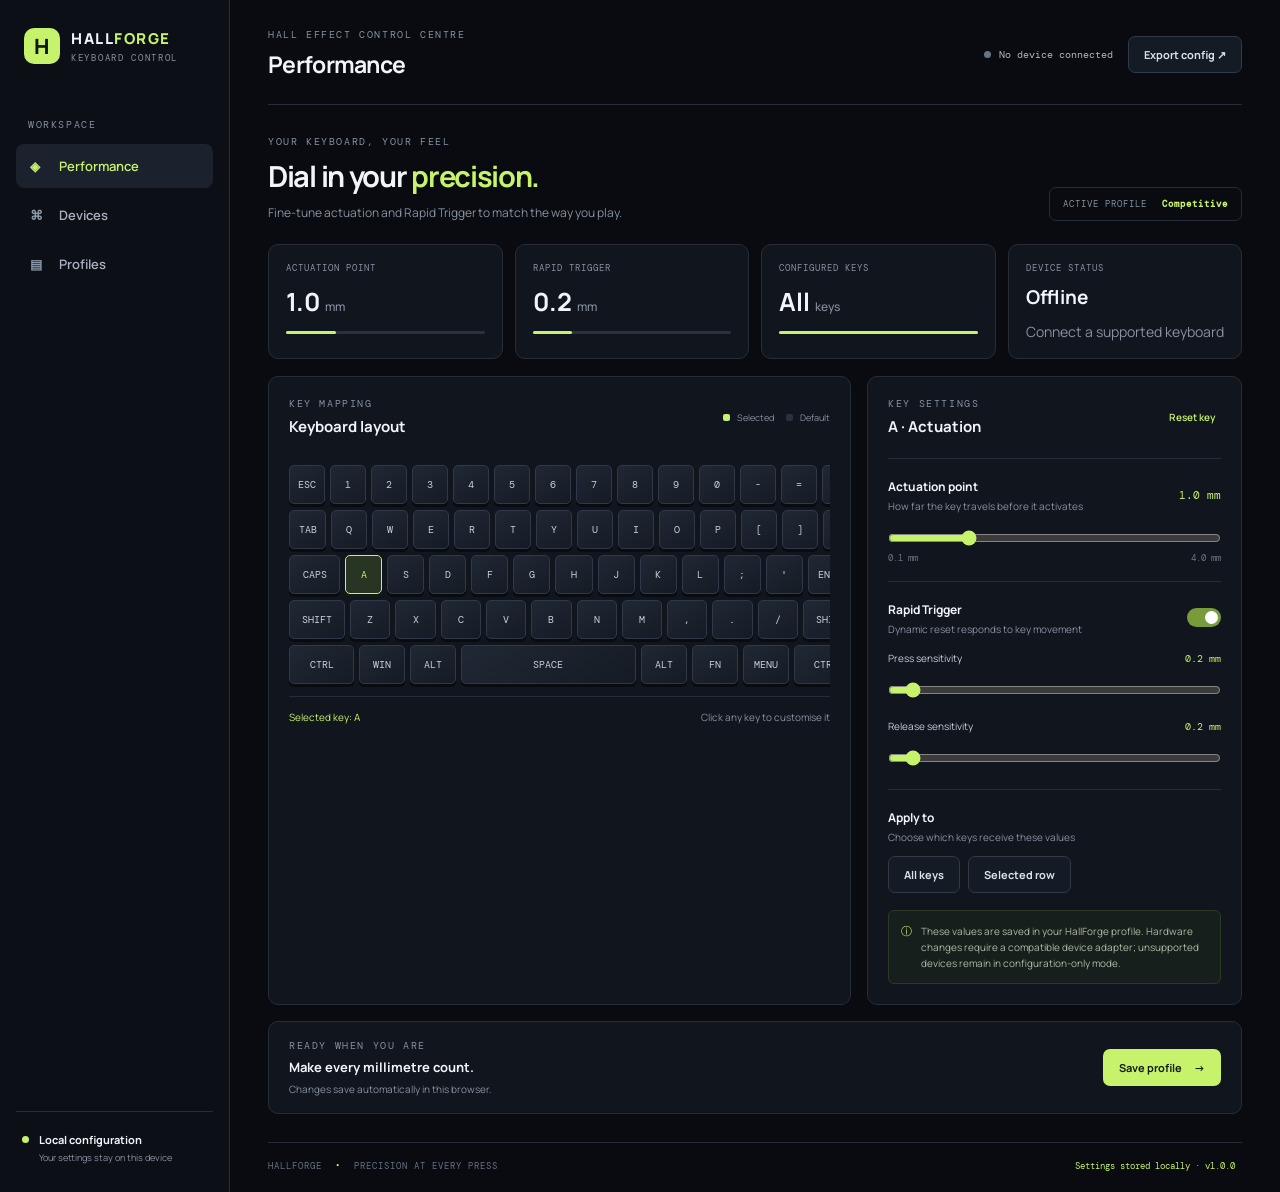
<file: index.html>
<!doctype html>
<html lang="en"><head><meta charset="UTF-8"><meta name="viewport" content="width=device-width,initial-scale=1"><meta name="theme-color" content="#090b10"><meta name="description" content="HallForge — precision magnetic keyboard configuration."><title>HallForge — Precision at every press</title><link rel="stylesheet" href="./styles.css"></head>
<body><div class="app-shell">
<aside class="sidebar"><a class="brand" href="#"><span class="brand-mark">H</span><span>HALL<span class="brand-accent">FORGE</span><small>KEYBOARD CONTROL</small></span></a>
<div class="side-label">WORKSPACE</div><button class="nav-item active" data-view="performance"><span>◈</span> Performance</button><button class="nav-item" data-view="devices"><span>⌘</span> Devices</button><button class="nav-item" data-view="profiles"><span>▤</span> Profiles</button>
<div class="sidebar-bottom"><div class="status-dot"></div><div><strong>Local configuration</strong><small>Your settings stay on this device</small></div></div></aside>
<main class="main"><header class="topbar"><div><div class="eyebrow">HALL EFFECT CONTROL CENTRE</div><h1 id="page-title">Performance</h1></div><div class="top-actions"><span class="connection-pill" id="connection-state"><i></i> No device connected</span><button class="btn btn-outline" id="export-btn">Export config ↗</button></div></header>
<section class="view active" id="performance-view">
<div class="hero-row"><div><div class="eyebrow">YOUR KEYBOARD, YOUR FEEL</div><h2>Dial in your <span>precision.</span></h2><p>Fine-tune actuation and Rapid Trigger to match the way you play.</p></div><div class="profile-chip">ACTIVE PROFILE <strong id="active-profile-label">Competitive</strong></div></div>
<div class="metrics"><article class="metric"><span>ACTUATION POINT</span><strong id="metric-actuation">1.0 <small>mm</small></strong><div class="metric-track"><i style="width:25%"></i></div></article><article class="metric"><span>RAPID TRIGGER</span><strong id="metric-rt">0.2 <small>mm</small></strong><div class="metric-track"><i style="width:20%"></i></div></article><article class="metric"><span>CONFIGURED KEYS</span><strong id="metric-keys">All <small>keys</small></strong><div class="metric-track"><i style="width:100%"></i></div></article><article class="metric"><span>DEVICE STATUS</span><strong class="metric-device" id="metric-device">Offline</strong><div class="muted">Connect a supported keyboard</div></article></div>
<div class="content-grid"><section class="panel keyboard-panel"><div class="panel-head"><div><div class="eyebrow">KEY MAPPING</div><h3>Keyboard layout</h3></div><div class="legend"><span><i class="legend-selected"></i> Selected</span><span><i class="legend-default"></i> Default</span></div></div><div class="keyboard-wrap"><div id="keyboard" class="keyboard" aria-label="Interactive keyboard layout"></div></div><div class="keyboard-foot"><span id="selected-key-label">Selected key: A</span><span>Click any key to customise it</span></div></section>
<section class="panel settings-panel"><div class="panel-head"><div><div class="eyebrow">KEY SETTINGS</div><h3 id="settings-title">A · Actuation</h3></div><button class="text-btn" id="reset-key">Reset key</button></div>
<div class="setting-block"><div class="setting-title"><div><strong>Actuation point</strong><small>How far the key travels before it activates</small></div><b id="actuation-value">1.0 mm</b></div><input id="actuation" type="range" min="0.1" max="4" step="0.1" value="1"><div class="range-labels"><span>0.1 mm</span><span>4.0 mm</span></div></div>
<div class="setting-block"><div class="setting-title"><div><strong>Rapid Trigger</strong><small>Dynamic reset responds to key movement</small></div><label class="switch"><input id="rapid-toggle" type="checkbox" checked><span></span></label></div><div class="setting-title subsetting"><span>Press sensitivity</span><b id="press-value">0.2 mm</b></div><input id="press-sensitivity" type="range" min="0.1" max="2" step="0.1" value="0.2"><div class="setting-title subsetting"><span>Release sensitivity</span><b id="release-value">0.2 mm</b></div><input id="release-sensitivity" type="range" min="0.1" max="2" step="0.1" value="0.2"></div>
<div class="setting-block"><div class="setting-title"><div><strong>Apply to</strong><small>Choose which keys receive these values</small></div></div><div class="apply-actions"><button class="btn btn-outline" id="apply-all">All keys</button><button class="btn btn-outline" id="apply-group">Selected row</button></div></div>
<div class="settings-note"><span>ⓘ</span><p>These values are saved in your HallForge profile. Hardware changes require a compatible device adapter; unsupported devices remain in configuration-only mode.</p></div>
</section></div>
<div class="panel footer-panel"><div><div class="eyebrow">READY WHEN YOU ARE</div><h3>Make every millimetre count.</h3><p>Changes save automatically in this browser.</p></div><button class="btn btn-primary" id="save-profile">Save profile <span>→</span></button></div>
</section>
<section class="view" id="devices-view"><div class="page-intro"><div class="eyebrow">HARDWARE CONNECTION</div><h2>Connect your keyboard.</h2><p>HallForge uses browser device APIs where supported. A device must expose a documented, compatible protocol before settings can be written to it.</p></div><div class="panel device-card"><div class="device-icon">⌨</div><div><h3 id="device-heading">No keyboard connected</h3><p id="device-description">Connect a compatible USB keyboard using WebHID in a supported desktop browser.</p><div class="device-meta">WEBHID <span>•</span> USB <span>•</span> Chromium-based browsers</div></div><button class="btn btn-primary" id="connect-device">Connect device</button></div><div class="panel compatibility"><h3>Hardware compatibility</h3><p>Device discovery is available through WebHID. Reading or writing actuation and Rapid Trigger settings is manufacturer- and firmware-specific. HallForge will not send guessed reports or claim a device is configured when it is not.</p><div class="compat-row"><span>Browser WebHID support</span><strong id="webhid-support">Checking…</strong></div><div class="compat-row"><span>Device protocol adapter</span><strong class="muted">Not configured</strong></div></div></section>
<section class="view" id="profiles-view"><div class="page-intro"><div class="eyebrow">CONFIGURATION PRESETS</div><h2>Your profiles.</h2><p>Switch between play styles and keep separate settings for different games.</p></div><div class="profile-grid" id="profile-list"></div><div class="panel profile-tools"><div><h3>Backup and restore</h3><p>Export a JSON backup or import a HallForge profile.</p></div><div class="apply-actions"><button class="btn btn-outline" id="import-btn">Import profile</button><button class="btn btn-primary" id="new-profile">New profile</button><input type="file" id="import-file" accept="application/json" hidden></div></div></section>
<footer>HALLFORGE <span>•</span> PRECISION AT EVERY PRESS <span class="footer-right">Settings stored locally · v1.0.0</span></footer></main></div><div class="toast" id="toast" role="status"></div><script src="./app.js" defer></script></body></html>
</file>
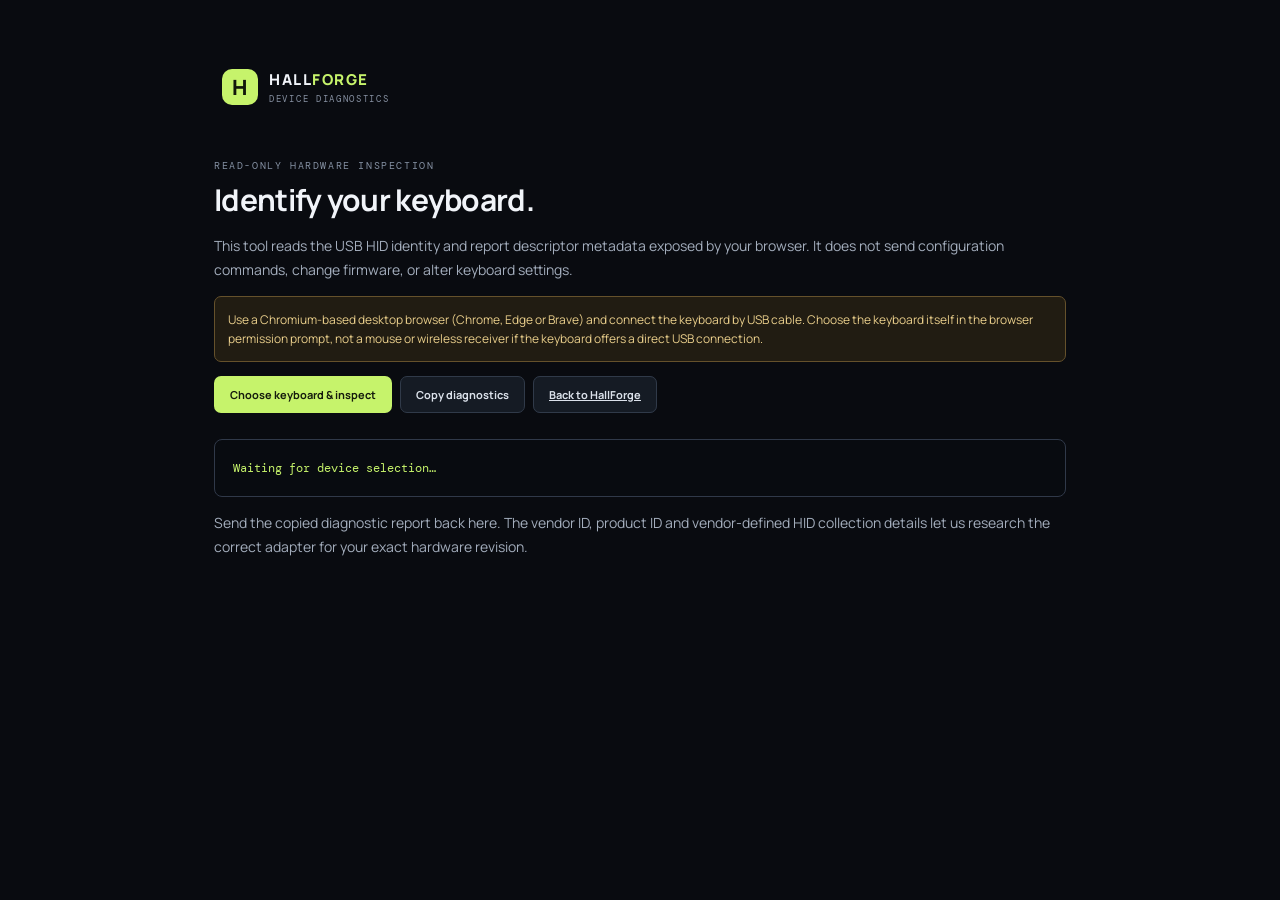
<file: device-diagnostics.html>
<!doctype html>
<html lang="en"><head><meta charset="utf-8"><meta name="viewport" content="width=device-width,initial-scale=1"><meta name="theme-color" content="#090b10"><title>HallForge · Device diagnostics</title><link rel="stylesheet" href="./styles.css"><style>.diag{max-width:900px;margin:45px auto;padding:24px}.diag h1{font-size:30px}.diag p{color:#a3adbc;line-height:1.7}.diag pre{white-space:pre-wrap;overflow-wrap:anywhere;background:#080b10;border:1px solid #303949;border-radius:8px;padding:18px;color:#c6f36b;font:12px/1.7 'DM Mono',monospace}.diag .btn{margin:14px 8px 14px 0}.warn{border:1px solid #65512b;background:#211c12;color:#e9ce8b;padding:13px;border-radius:7px;font-size:12px;line-height:1.6}</style></head>
<body><main class="diag"><a class="brand" href="./index.html"><span class="brand-mark">H</span><span>HALL<span class="brand-accent">FORGE</span><small>DEVICE DIAGNOSTICS</small></span></a><div class="eyebrow">READ-ONLY HARDWARE INSPECTION</div><h1>Identify your keyboard.</h1><p>This tool reads the USB HID identity and report descriptor metadata exposed by your browser. It does not send configuration commands, change firmware, or alter keyboard settings.</p><div class="warn">Use a Chromium-based desktop browser (Chrome, Edge or Brave) and connect the keyboard by USB cable. Choose the keyboard itself in the browser permission prompt, not a mouse or wireless receiver if the keyboard offers a direct USB connection.</div><button class="btn btn-primary" id="scan">Choose keyboard & inspect</button><button class="btn btn-outline" id="copy" disabled>Copy diagnostics</button><a class="btn btn-outline" href="./index.html">Back to HallForge</a><pre id="output">Waiting for device selection…</pre><p>Send the copied diagnostic report back here. The vendor ID, product ID and vendor-defined HID collection details let us research the correct adapter for your exact hardware revision.</p></main><script>
const out=document.getElementById('output'),copy=document.getElementById('copy');let report='';
function hex(n){return '0x'+Number(n).toString(16).padStart(4,'0').toUpperCase()}
document.getElementById('scan').addEventListener('click',async()=>{if(!navigator.hid){out.textContent='WebHID is unavailable in this browser. Please use Chrome, Edge or Brave on desktop over HTTPS.';return}out.textContent='Waiting for device permission…';try{const devices=await navigator.hid.requestDevice({filters:[]});if(!devices.length){out.textContent='No device selected.';return}const lines=['HALLFORGE READ-ONLY HID DIAGNOSTICS','Generated: '+new Date().toISOString(),''];for(const d of devices){lines.push('DEVICE: '+(d.productName||'Unknown HID device'));lines.push('Vendor ID: '+hex(d.vendorId));lines.push('Product ID: '+hex(d.productId));lines.push('Product name: '+(d.productName||'(not exposed)'));lines.push('Opened: '+d.opened);lines.push('Collections:');for(const c of d.collections||[]){lines.push('  Usage page: '+hex(c.usagePage)+'  Usage: '+hex(c.usage));lines.push('  Input reports: '+(c.inputReports||[]).map(x=>'ID '+x.reportId+', '+x.items.length+' item groups').join('; '));lines.push('  Output reports: '+(c.outputReports||[]).map(x=>'ID '+x.reportId+', '+x.items.length+' item groups').join('; '));lines.push('  Feature reports: '+(c.featureReports||[]).map(x=>'ID '+x.reportId+', '+x.items.length+' item groups').join('; '));}lines.push('---')}report=lines.join('\n');out.textContent=report;copy.disabled=false}catch(e){out.textContent='Could not inspect device: '+e.name+' — '+e.message}});copy.addEventListener('click',async()=>{try{await navigator.clipboard.writeText(report);copy.textContent='Copied!'}catch(e){out.textContent+='\nClipboard access failed. Select and copy the text manually.'}});
</script></body></html>
</file>
<file: styles.css>
@import url('https://fonts.googleapis.com/css2?family=DM+Mono:wght@400;500&family=Manrope:wght@400;500;600;700;800&display=swap');
:root{color-scheme:dark;--bg:#090b10;--panel:#11151d;--panel2:#151b25;--line:#252d3a;--muted:#8791a2;--text:#f1f4f9;--accent:#c6f36b;--accent2:#9dc94d}*{box-sizing:border-box}body{margin:0;background:var(--bg);color:var(--text);font-family:Manrope,system-ui,sans-serif;font-size:14px}.app-shell{min-height:100vh;display:flex}.sidebar{width:230px;flex-shrink:0;border-right:1px solid var(--line);padding:28px 16px;display:flex;flex-direction:column;background:#0c0f15}.brand{display:flex;align-items:center;gap:11px;text-decoration:none;color:var(--text);font-weight:800;letter-spacing:1.5px;font-size:15px;margin:0 8px 54px}.brand-mark{width:36px;height:36px;border-radius:10px;background:var(--accent);color:#11170a;display:grid;place-items:center;font-size:21px;font-weight:800}.brand-accent{color:var(--accent)}.brand small{display:block;color:var(--muted);font:9px 'DM Mono',monospace;letter-spacing:1.7px;margin-top:3px}.side-label,.eyebrow{font:10px 'DM Mono',monospace;letter-spacing:1.6px;color:#8490a2}.side-label{margin:0 12px 13px}.nav-item{background:none;border:0;color:#a9b2c0;padding:13px 14px;text-align:left;border-radius:8px;font:600 13px Manrope;cursor:pointer;margin-bottom:5px}.nav-item span{display:inline-block;width:26px;color:#8d98a8}.nav-item.active{background:#1b222d;color:var(--accent)}.nav-item.active span{color:var(--accent)}.sidebar-bottom{margin-top:auto;border-top:1px solid var(--line);padding:20px 6px 0;display:flex;gap:10px;align-items:flex-start;font-size:11px}.sidebar-bottom small{display:block;color:var(--muted);margin-top:4px}.status-dot,.connection-pill i{width:7px;height:7px;border-radius:50%;background:var(--accent);display:inline-block;margin-top:4px}.main{width:min(1500px,calc(100% - 230px));padding:28px 38px 20px;margin:0 auto}.topbar{display:flex;justify-content:space-between;align-items:center;padding-bottom:24px;border-bottom:1px solid var(--line)}h1{font-size:23px;margin:7px 0 0;letter-spacing:-.7px}.top-actions{display:flex;align-items:center;gap:15px}.connection-pill{font:10px 'DM Mono';color:#aeb8c6;display:flex;align-items:center;gap:8px}.connection-pill i{background:#687384;margin:0}.connection-pill.connected i{background:var(--accent)}.btn{border:1px solid transparent;border-radius:7px;padding:10px 15px;font:700 11px Manrope;cursor:pointer;transition:.15s}.btn:hover{transform:translateY(-1px)}.btn-outline{background:#151b24;border-color:#303a49;color:#dbe1ea}.btn-primary{background:var(--accent);color:#151b0d}.btn-primary:hover{background:#d6ff83}.view{display:none}.view.active{display:block}.hero-row{display:flex;justify-content:space-between;align-items:end;margin:30px 0 23px}.hero-row h2,.page-intro h2{font-size:29px;letter-spacing:-1.3px;margin:8px 0}.hero-row h2 span{color:var(--accent)}.hero-row p,.page-intro p{color:var(--muted);margin:0;font-size:12px}.profile-chip{border:1px solid var(--line);padding:10px 13px;border-radius:7px;font:9px 'DM Mono';color:var(--muted);letter-spacing:1px}.profile-chip strong{color:var(--accent);margin-left:9px}.metrics{display:grid;grid-template-columns:repeat(4,1fr);gap:12px;margin-bottom:17px}.metric,.panel{background:var(--panel);border:1px solid var(--line);border-radius:10px}.metric{padding:17px}.metric>span{display:block;font:9px 'DM Mono';letter-spacing:1px;color:var(--muted)}.metric>strong{display:block;font-size:25px;margin:10px 0 12px}.metric strong small{font-size:12px;color:var(--muted);font-weight:500}.metric-track{height:3px;background:#29313e;border-radius:5px}.metric-track i{height:100%;display:block;background:var(--accent);border-radius:5px}.muted{color:var(--muted)!important}.metric .metric-device{font-size:19px}.content-grid{display:grid;grid-template-columns:minmax(0,1.4fr) minmax(320px,.9fr);gap:16px}.panel{padding:20px}.panel-head{display:flex;justify-content:space-between;align-items:center;margin-bottom:21px}.panel-head h3,.panel h3{font-size:15px;margin:6px 0 0}.legend{display:flex;gap:12px;font-size:9px;color:var(--muted)}.legend i{display:inline-block;width:7px;height:7px;border-radius:2px;background:#283140;margin-right:5px}.legend .legend-selected{background:var(--accent)}.keyboard-wrap{overflow-x:auto;padding:7px 0 12px}.keyboard{min-width:570px;display:flex;flex-direction:column;gap:6px}.key-row{display:flex;gap:5px;justify-content:center}.key{height:39px;min-width:36px;flex:1;max-width:46px;border:1px solid #303949;border-radius:5px;background:linear-gradient(145deg,#202835,#151b24);color:#c7d0dd;font:10px 'DM Mono';cursor:pointer;box-shadow:0 3px 0 #080b10;position:relative}.key.wide{max-width:70px;flex:1.6}.key.xwide{max-width:94px;flex:2.2}.key.space{max-width:245px;flex:5}.key.selected{border-color:var(--accent);background:#273522;color:var(--accent);box-shadow:0 3px 0 #111b0d}.key.configured:after{content:'';position:absolute;bottom:4px;left:50%;width:4px;height:4px;border-radius:50%;background:var(--accent);transform:translateX(-50%)}.keyboard-foot{display:flex;justify-content:space-between;border-top:1px solid var(--line);padding-top:13px;color:var(--muted);font-size:10px}.keyboard-foot span:first-child{color:var(--accent)}.text-btn{background:none;border:0;color:var(--accent);font:600 10px Manrope;cursor:pointer}.setting-block{padding:17px 0;border-top:1px solid var(--line)}.setting-title{display:flex;align-items:center;justify-content:space-between;gap:12px}.setting-title strong{font-size:12px}.setting-title small{display:block;color:var(--muted);font-size:10px;margin-top:4px}.setting-title>b{font:11px 'DM Mono';color:var(--accent)}input[type=range]{width:100%;accent-color:var(--accent);margin:17px 0 6px;cursor:pointer}.range-labels{display:flex;justify-content:space-between;color:#687486;font:9px 'DM Mono'}.subsetting{margin-top:15px;font-size:10px;color:#c5cedb}.subsetting b{font:10px 'DM Mono';color:var(--accent)}.switch{position:relative;width:34px;height:19px}.switch input{opacity:0;width:0;height:0}.switch span{position:absolute;inset:0;background:#343e4c;border-radius:20px;cursor:pointer}.switch span:before{content:'';position:absolute;width:13px;height:13px;left:3px;top:3px;background:#fff;border-radius:50%;transition:.2s}.switch input:checked+span{background:#789b3b}.switch input:checked+span:before{transform:translateX(15px)}.apply-actions{display:flex;gap:8px;margin-top:12px}.settings-note{display:flex;gap:9px;padding:12px;background:#171f1c;border:1px solid #293b25;border-radius:6px;color:var(--accent);font-size:11px}.settings-note p{color:#aeb9a3;margin:0;line-height:1.6;font-size:10px}.footer-panel{margin-top:16px;display:flex;justify-content:space-between;align-items:center;padding:17px 20px}.footer-panel h3{margin:6px 0;font-size:13px}.footer-panel p{margin:0;color:var(--muted);font-size:10px}.footer-panel .btn span{margin-left:10px}.page-intro{margin:38px 0 24px}.page-intro h2{font-size:30px}.device-card{display:flex;align-items:center;gap:20px;padding:25px}.device-icon{width:55px;height:55px;border-radius:10px;background:#202a1a;color:var(--accent);display:grid;place-items:center;font-size:26px}.device-card>div:nth-child(2){flex:1}.device-card p,.compatibility p,.profile-tools p{font-size:11px;color:var(--muted);line-height:1.7}.device-meta{font:9px 'DM Mono';color:#8490a2}.device-meta span{color:var(--accent);margin:0 5px}.compatibility{margin-top:15px}.compatibility h3{margin:0 0 8px}.compat-row{display:flex;justify-content:space-between;border-top:1px solid var(--line);padding:13px 0;font-size:11px}.compat-row strong{color:var(--accent);font-size:10px}.profile-grid{display:grid;grid-template-columns:repeat(3,1fr);gap:13px}.profile-card{padding:20px;background:var(--panel);border:1px solid var(--line);border-radius:9px;cursor:pointer}.profile-card.active{border-color:var(--accent)}.profile-card h3{margin:0 0 7px;font-size:14px}.profile-card p{font-size:10px;color:var(--muted);line-height:1.6}.profile-card .profile-values{font:10px 'DM Mono';color:var(--accent);margin-top:15px}.profile-tools{display:flex;justify-content:space-between;align-items:center;margin-top:16px}.profile-tools h3{margin:0}.profile-tools p{margin:5px 0 0}footer{border-top:1px solid var(--line);margin-top:28px;padding-top:17px;color:#667183;font:9px 'DM Mono';letter-spacing:1px}footer span{color:var(--accent);margin:0 7px}.footer-right{float:right;letter-spacing:0}.toast{position:fixed;bottom:25px;right:25px;background:#d2fa84;color:#10150b;padding:12px 17px;border-radius:7px;font-weight:700;font-size:11px;opacity:0;transform:translateY(8px);transition:.2s;pointer-events:none}.toast.show{opacity:1;transform:translateY(0)}@media(max-width:1050px){.main{padding:24px;width:calc(100% - 200px)}.sidebar{width:200px}.content-grid{grid-template-columns:1fr}.metrics{grid-template-columns:repeat(2,1fr)}}@media(max-width:700px){.sidebar{width:60px;padding:20px 8px}.brand{margin:0 4px 45px}.brand>span:last-child,.side-label,.nav-item:not(.active),.sidebar-bottom div:last-child{display:none}.nav-item{font-size:0;padding:13px;text-align:center}.nav-item span{font-size:18px;width:auto}.main{width:calc(100% - 60px);padding:18px 13px}.topbar{align-items:flex-start}.top-actions{flex-direction:column;align-items:flex-end;gap:8px}.connection-pill{font-size:9px}.hero-row{align-items:flex-start;gap:10px;flex-direction:column}.metrics{gap:8px}.metric{padding:12px}.metric>strong{font-size:21px}.profile-chip{align-self:flex-start}.panel{padding:15px}.profile-grid{grid-template-columns:1fr}.device-card,.profile-tools{align-items:flex-start;flex-direction:column}.footer-right{float:none;display:block;margin-top:8px}.footer-panel{align-items:flex-start;gap:15px;flex-direction:column}}
</file>
